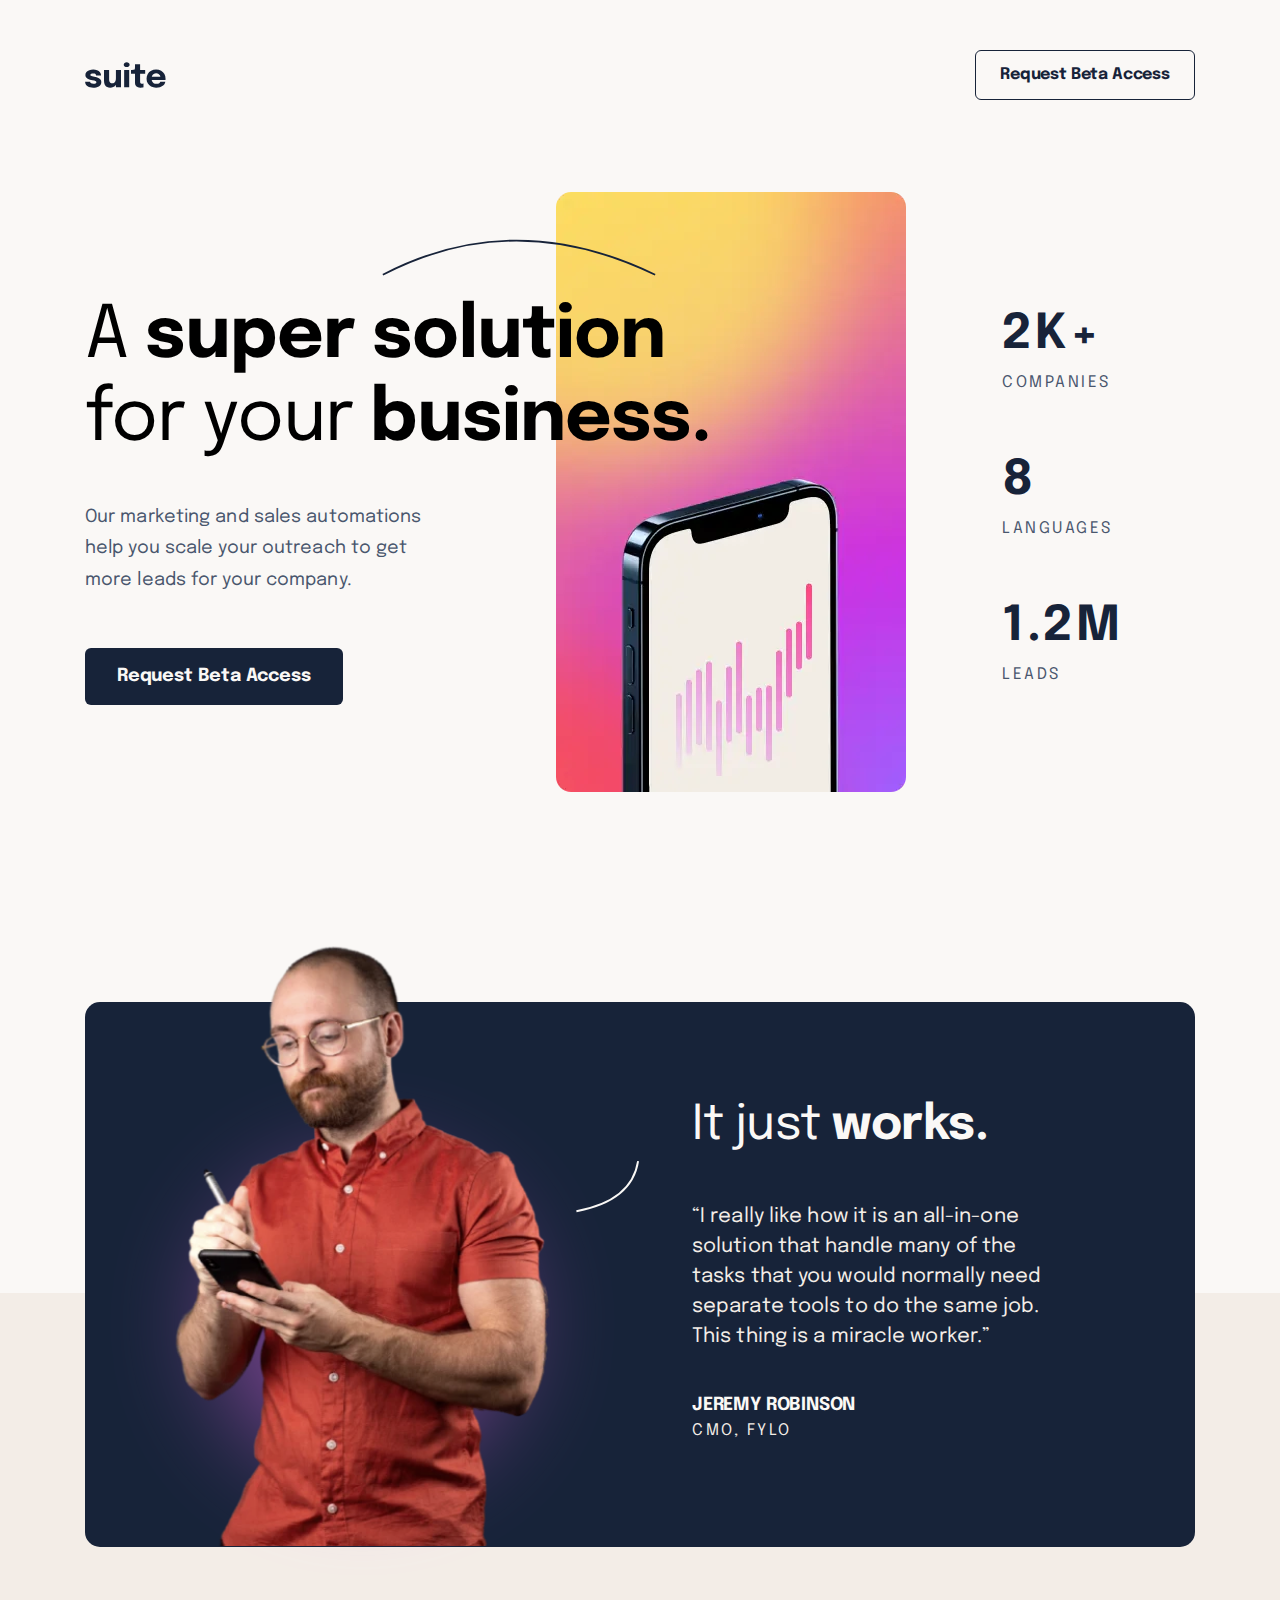
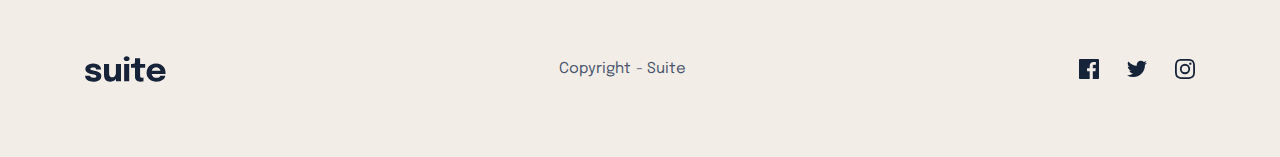
<file: index.html>
<!DOCTYPE html>
<html lang="en">
<head>
  <meta charset="UTF-8">
  <meta name="viewport" content="width=device-width, initial-scale=1.0">
  <title>Document</title>
  <link rel="stylesheet" href="css/style.css">
</head>
<body>
  <!-- Header -->
  <div class="block--light">
    <section class="container">
      <header class="header">
        <div>
          <svg class="logo">
            <use xlink:href="images/sprite.svg#logo"></use>
          </svg>
        </div>
        <div>
          <a href="#" class="btn btn--light">Request Beta Access</a>
        </div>
      </header>
    </section>
  </div>
  <!-- Main block -->
  <div class="block--light">
    <section class="container">
      <main class="main">
        <div class="main__description">
          <svg class="main__line">
            <use xlink:href="images/sprite.svg#pattern-curved-line-1"></use>
          </svg>
          <h1 class="main__heading">
            A <strong class="strong">super solution</strong><br> for your <strong class="strong">business.</strong>
          </h1>
          <p class="main__text">
            Our marketing and sales automations help you scale your outreach to get more leads for your company.
          </p>
          <a href="#" class="btn btn--dark main__btn">Request Beta Access</a>
        </div>
        <div class="main__image">
          <picture>
            <source media="(min-width: 768px)"
              type="image/webp"
              srcset="images/image-hero-portrait.webp 1x, images/image-hero-portrait@2x.webp 2x">
            <source media="(min-width: 768px)"
              type="image/png"
              srcset="images/image-hero-portrait.png 1x, images/image-hero-portrait@2x.png 2x">
            <!-- Images for mobile -->
            <source 
              type="image/webp"
              srcset="images/image-hero-landscape.webp 1x, images/image-hero-landscape@2x.webp 2x">
            <source 
              type="image/png"
              srcset="images/image-hero-landscape.png 1x, images/image-hero-landscape@2x.png 2x">            
            <img src="images/image-hero-landscape.png" alt="">
          </picture>
        </div>
        <div class="main__indicators">
          <p class="indicator"><strong class="indicator__strong">2K+</strong><br> COMPANIES</p>
          <p class="indicator"><strong class="indicator__strong">8</strong><br> LANGUAGES</p>
          <p class="indicator"><strong class="indicator__strong">1.2M</strong><br> LEADS</p>
        </div>
      </main>
    </section>
  </div>
  <!-- Testimonial block -->
  <div class="testimonial__box">
    <div class="block--light">
      <section class="container">
        <div class="testimonial">
            <picture class="testimonial__image">
              <source media="(min-width: 1024px)"
                type="image/webp"
                srcset="images/image-jeremy-large.webp 1x, images/image-jeremy-large@2x.webp 2x">
              <source media="(min-width: 1024px)"
                type="image/png"
                srcset="images/image-jeremy-large.png 1x, images/image-jeremy-large@2x.png 2x">
              <!-- Images for mobile -->
              <source
                type="image/webp"
                srcset="images/image-jeremy-small.webp 1x, images/image-jeremy-small@2x.webp 2x">
              <source
                type="image/png"
                srcset="images/image-jeremy-small.png 1x, images/image-jeremy-small@2x.png 2x">
              <img class="testimonial__image" src="images/image-jeremy-small.png" alt="Jeremy photo">
            </picture>
            <svg class="testimonial__blur">
              <use href="images/sprite.svg#pattern-blur"></use>
            </svg>
          <div class="testimonial__line-box">
            <svg class="testimonial__line">
              <use xlink:href="images/sprite.svg#pattern-curved-line-2"></use>
            </svg>
          </div>
          <div class="testimonial__text">
            <h2 class="testimonial__heading">
              It just <span class="strong">works.</span>
            </h2>
            <p class="testimonial__quote">
              “I really like how it is an all-in-one solution that handle many of the tasks that you would normally need separate tools to do the same job. This thing is a miracle worker.”
            </p>
            <p class="testimonial__author">
              JEREMY ROBINSON
            </p>
            <p class="testimonial__job-title">
              CMO, FYLO
            </p>
          </div>
        </div>
      </section>
    </div>
  </div>
  <!-- Footer -->
  <div class="block--cream">
    <section class="container">
      <footer class="footer">
        <div class="footer__content">
          <svg class="logo">
            <use xlink:href="images/sprite.svg#logo"></use>
          </svg>
          <p class="footer__copyright">
            Copyright - Suite
          </p>
          <div class="footer__media">
            <svg class="footer__media-icon">
              <use xlink:href="images/sprite.svg#facebook"></use>
            </svg>
            <svg class="footer__media-icon">
              <use xlink:href="images/sprite.svg#twitter"></use>
            </svg>
            <svg class="footer__media-icon">
              <use xlink:href="images/sprite.svg#instagram"></use>
            </svg>
        </div>
        </div>
      </footer>   
    </section>
  </div>
</body>
</html>
</file>
<file: css/style.css>
@import url('https://fonts.googleapis.com/css2?family=Epilogue:wght@400;700&display=swap');


:root {
  --color-primary: #172339;
  --color-secondary: #49566D;
  --color-bg: #FAF8F6;
  --color-bg-2: #F3EDE7;
  --color-gradient-1: #A060FF;
  --color-gradient-2: #CB30E3;
  --color-gradient-3: #FFA84E;
  --font-family: 'Epilogue', sans-serif;
}


/* Box sizing rules */
*,
*::before,
*::after {
  box-sizing: border-box;
}

/* Remove default margin */
* {
  margin: 0;
  padding: 0;
  font: inherit;
}

/* Remove list styles on ul, ol elements with a list role, which suggests default styling will be removed */
ul[role='list'],
ol[role='list'] {
  list-style: none;
}

/* Set core root defaults */
html:focus-within {
  scroll-behavior: smooth;
}

html,
body {
  height: 100%;
}

/* Set core body defaults */
body {
  text-rendering: optimizeSpeed;
  line-height: 1.5;
}

/* A elements that don't have a class get default styles */
a:not([class]) {
  text-decoration-skip-ink: auto;
}

/* Make images easier to work with */
img,
picture,
svg {
  max-width: 100%;
  display: block;
}

/* Remove all animations, transitions and smooth scroll for people that prefer not to see them */
@media (prefers-reduced-motion: reduce) {
  html:focus-within {
   scroll-behavior: auto;
  }
  
  *,
  *::before,
  *::after {
    animation-duration: 0.01ms !important;
    animation-iteration-count: 1 !important;
    transition-duration: 0.01ms !important;
    scroll-behavior: auto !important;
  }
}


/* Typography */

html {
  font-size: 62.5%;
}

body {
  font-family: var(--font-family);
  font-weight: 400;
}

a {
  text-decoration: none;
}

/* Blocks */

.container {
  max-width: 1190px;
  padding: 0 1.6rem;
  margin: auto;
  width: 100%;
}

.block--light {
  background: var(--color-bg);
}

.block--cream {
  background: var(--color-bg-2);
}

.block--dark {
  background: var(--color-primary);
}

@media screen and (min-width: 768px) {
  .container {
    padding: 0 4rem;
  }
}


/* Buttons */

.btn {
  border-radius: 6px;
  cursor: pointer;
  display: inline-block;
  font-weight: 700;
  white-space: nowrap;
}

.btn--dark {
  background: var(--color-primary);
  color: var(--color-bg);
  font-size: 1.8rem;
  letter-spacing: -0.18px;
  padding: 1.5rem 3.2rem;
}

.btn--dark:hover {
  background: linear-gradient(135deg, #A060FF 0%, #CB30E3 49.21%, #FFA84E 100%);
}

.btn--light {
  background: transparent;
  border: 1px solid var(--color-primary);
  color: var(--color-primary);
  font-size: 1.4rem;
  letter-spacing: -0.14px;
  padding: 1.2rem 1.6rem;
}

.btn--light:hover {
  background: var(--color-primary);
  color: var(--color-bg);
}

@media screen and (min-width: 768px) {
  .btn--light {
    font-size: 1.6rem;
    letter-spacing: -0.16px;
    padding: 1.2rem 2.4rem;
  }
}


/* Logo */

.logo {
  width: 8.1rem;
  height: 3.2rem;
}


/* Indicators */

.indicator {
  color: var(--color-secondary);
  font-size: 1.6rem;
  letter-spacing: 2.5px;
  text-align: center;
  padding: 1.6rem 0;
}

.indicator__strong {
  color: var(--color-primary);
  font-size: 4.8rem;
  font-weight: 700;
}

@media screen and (min-width: 1024px) {
 .indicator {
  text-align: left;
  padding: 0 0 5rem 9.6rem;
 }  
}


/* Strong */

.strong {
  font-weight: 700;
}


/* Block Header */

.header {
  display: flex;
  padding: 2.4rem 0;
  justify-content: space-between;
  align-items: center;
}

@media screen and (min-width: 768px) {
  .header {
    padding: 4rem 0;
  }
}

@media screen and (min-width: 1024px) {
  .header {
    padding: 5rem 0;
  }
}


/* Main */

.main {
  display: grid;
  justify-content: center;
  max-width: 34.3rem;
  padding: 3.2rem 0 4rem;
  margin: auto;
}

.main__line {
  width: 15.1rem;
  height: 1.9rem;
  position: relative;
  left: 15rem;
}

.main__heading {
  font-size: 3.8rem;
  letter-spacing: -0.528px;
  line-height: 115%;
  padding: 0.8rem 0 1.6rem;
}

.main__text {
  color: var(--color-secondary);
  font-size: 1.6rem;
  line-height: 175%;
  letter-spacing: 0.089px;
  padding: 1.6rem 0;
  max-width: 35rem;
}

.main__btn {
  margin: 1.6rem 0;
}

.main__image {
  margin: 4rem 0;
}

@media screen and (min-width: 768px) {
  .main {
    grid-template-columns: 1fr;
    grid-template-rows: auto auto;
    row-gap: 7.2rem;
    justify-content: space-around;
    max-width: 69rem;
    padding: 5.6rem 0 9.2rem; 
  }

  .main__description {
    grid-area: 1 / 1 / 2 / 2;
    z-index: 1;
  }

  .main__line {
    margin-top: 4.4rem;
    width: 23.1rem;
    height: 3rem;
    position: relative;
    left: 22rem;
  }

  .main__heading {
    font-size: 5.6rem;
    letter-spacing: -0.778px;
    padding: 1.6rem 0 2rem;
  }

  .main__text {
    padding: 2rem 0;
  }

  .main__btn {
    margin: 2rem 0;
  }

  .main__image {
    grid-area: 1 / 1 / 2 / 2;
    justify-self: end;
    margin: 0;
    max-width: 28.1rem;
  }

  .main__indicators {
    grid-area: 2 / 1 / 3 / 2;
    display: flex;
    justify-content: space-around;
  }
}

@media screen and (min-width: 1024px) {
  .main {
    grid-template-columns: 1fr 26%;
    grid-template-rows: auto;
    justify-content: start;
    max-width: 111rem;
    padding: 4.2rem 0 10rem; 
  }

  .main__line {
    margin-top: 4.7rem;
    width: 28.8rem;
    height: 3.7rem;
    position: relative;
    left: 29rem;
  }

  .main__heading {
    font-size: 7.2rem;
    letter-spacing: -1px;
    padding: 2rem 0;
  }

  .main__text {
    padding: 2rem 0 2.6rem;
    font-size: 1.8rem;
    letter-spacing: 0.1px;
  }

  .main__btn {
    margin: 2.6rem 0;
  }

  .main__image {
    max-width: 35rem;
    max-height: 60rem;
  }

  .main__indicators {
    grid-area: 1 / 2 / 2 / 3;
    flex-direction: column;
    justify-content: start;
    margin-top: 10.7rem;
  }
}


/* Testimonial block */

.testimonial__box .block--light {
  height: 40.1rem;
}

.testimonial__box .container {
  height: 40.1rem;
}

.testimonial {
  background: var(--color-primary);
  border-radius: 15px;
  display: grid;
  grid-template-rows: 221px auto auto;
  justify-items: center;
  transform: translateY(18rem);
}

.testimonial__image {
  grid-area: 1 / 1 / 2 / 2;
  transform: translateY(-87px);
  filter: grayscale(10%);
  z-index: 1;
}

.testimonial__blur {
  grid-area: 1 / 1 / 2 / 2;
  transform: translateY(-30px);
  width: 270px;
  height: 270px;
}

.testimonial__line {
  width: 4.9rem;
  height: 4rem;
  margin-top: 4rem;
}

.testimonial__text {
  text-align: center;
}

.testimonial__heading {
  color: var(--color-bg);
  font-size: 4rem;
  letter-spacing: -0.417px;
  margin: 3.7rem 0 4rem;
}

.testimonial__quote {
  color: var(--color-bg-2);
  font-size: 1.8rem;
  letter-spacing: 0.09px;
  margin-bottom: 4rem;
}

.testimonial__author {
  color: var(--color-bg);
  font-size: 1.8rem;
  font-weight: 700;
  letter-spacing: -0.18px;
}

.testimonial__job-title {
  color: var(--color-bg-2);
  font-size: 1.6rem;
  letter-spacing: 2.5px;
  margin-bottom: 6.4rem;
}

@media screen and (min-width: 768px) {
  .testimonial__blur {
    width: 300px;
    height: 300px;
    transform: translateY(-60px);
  }

  .testimonial__text {
    max-width: 57.3rem;
  }
}

@media screen and (min-width: 1024px) {
  .testimonial {
    grid-template-rows: auto;
    grid-template-columns: 1fr 1fr;
    justify-items: center;
    align-items: center;
    height: 54.5rem;
    transform: translateY(11rem);
  }

  .testimonial__image {
    transform: translateY(-28px);
    width: 37.5rem;
    height: 60rem;
  }

  .testimonial__blur {
    transform: translateY(2rem);
    width: 600px;
    height: 600px;
  }

  .testimonial__line-box {
    grid-area: 1 / 1 / 2 / 2;
    justify-self: end;
    transform: translateY(-135px);
  }

  .testimonial__line {
    width: 6.4rem;
    height: 5.2rem;
  }

  .testimonial__text {
    grid-area: 1 / 2 / 2 / 3;
    justify-self: start;
    align-self: start;
    text-align: left;
    max-width: 35rem;
    margin: 8.8rem 0 8.8rem 5.2rem;
  }

  .testimonial__heading {
    font-size: 4.8rem;
    letter-spacing: -0.5px;
    margin: 0 0 4rem 0;
  }
  
  .testimonial__quote {
    font-size: 2rem;
    letter-spacing: 0.1px;
    margin-bottom: 4rem;
  }

  .testimonial__job-title {
    margin-bottom: 0rem;
  }
}


/* Footer */

.footer {
  padding: 46rem 0 8rem;
}

.footer__content {
  margin-top: 5.6rem;
  display: flex;
  flex-direction: column;
  justify-content: space-between;
  align-items: center;
}

.footer__media {
  width: 11.6rem;
  display: flex;
  justify-content: space-between;
}

.footer__media-icon {
  display: inline-block;
  width: 2rem;
  height: 2rem;
}

.footer__media-icon:hover {
  opacity: 50%;
  transform: scale(1.2);
}

.footer__copyright {
  color: var(--color-secondary);
  font-size: 1.5rem;
  letter-spacing: 0.083px;
  margin: 3.3rem 0;
}

@media screen and (min-width: 768px) {
  .footer {
    padding: 46rem 0 7.2rem;
  }

  .footer__content {
    flex-direction: row;
    margin-top: 7.2rem;
  }

  .footer__copyright {
    margin: 0;
  }
}

@media screen and (min-width: 1024px) {
  .footer {
    padding: 26.5rem 0 7.2rem;
  }

  .footer__content {
    margin-top: 9.5rem;
  }
}
</file>
